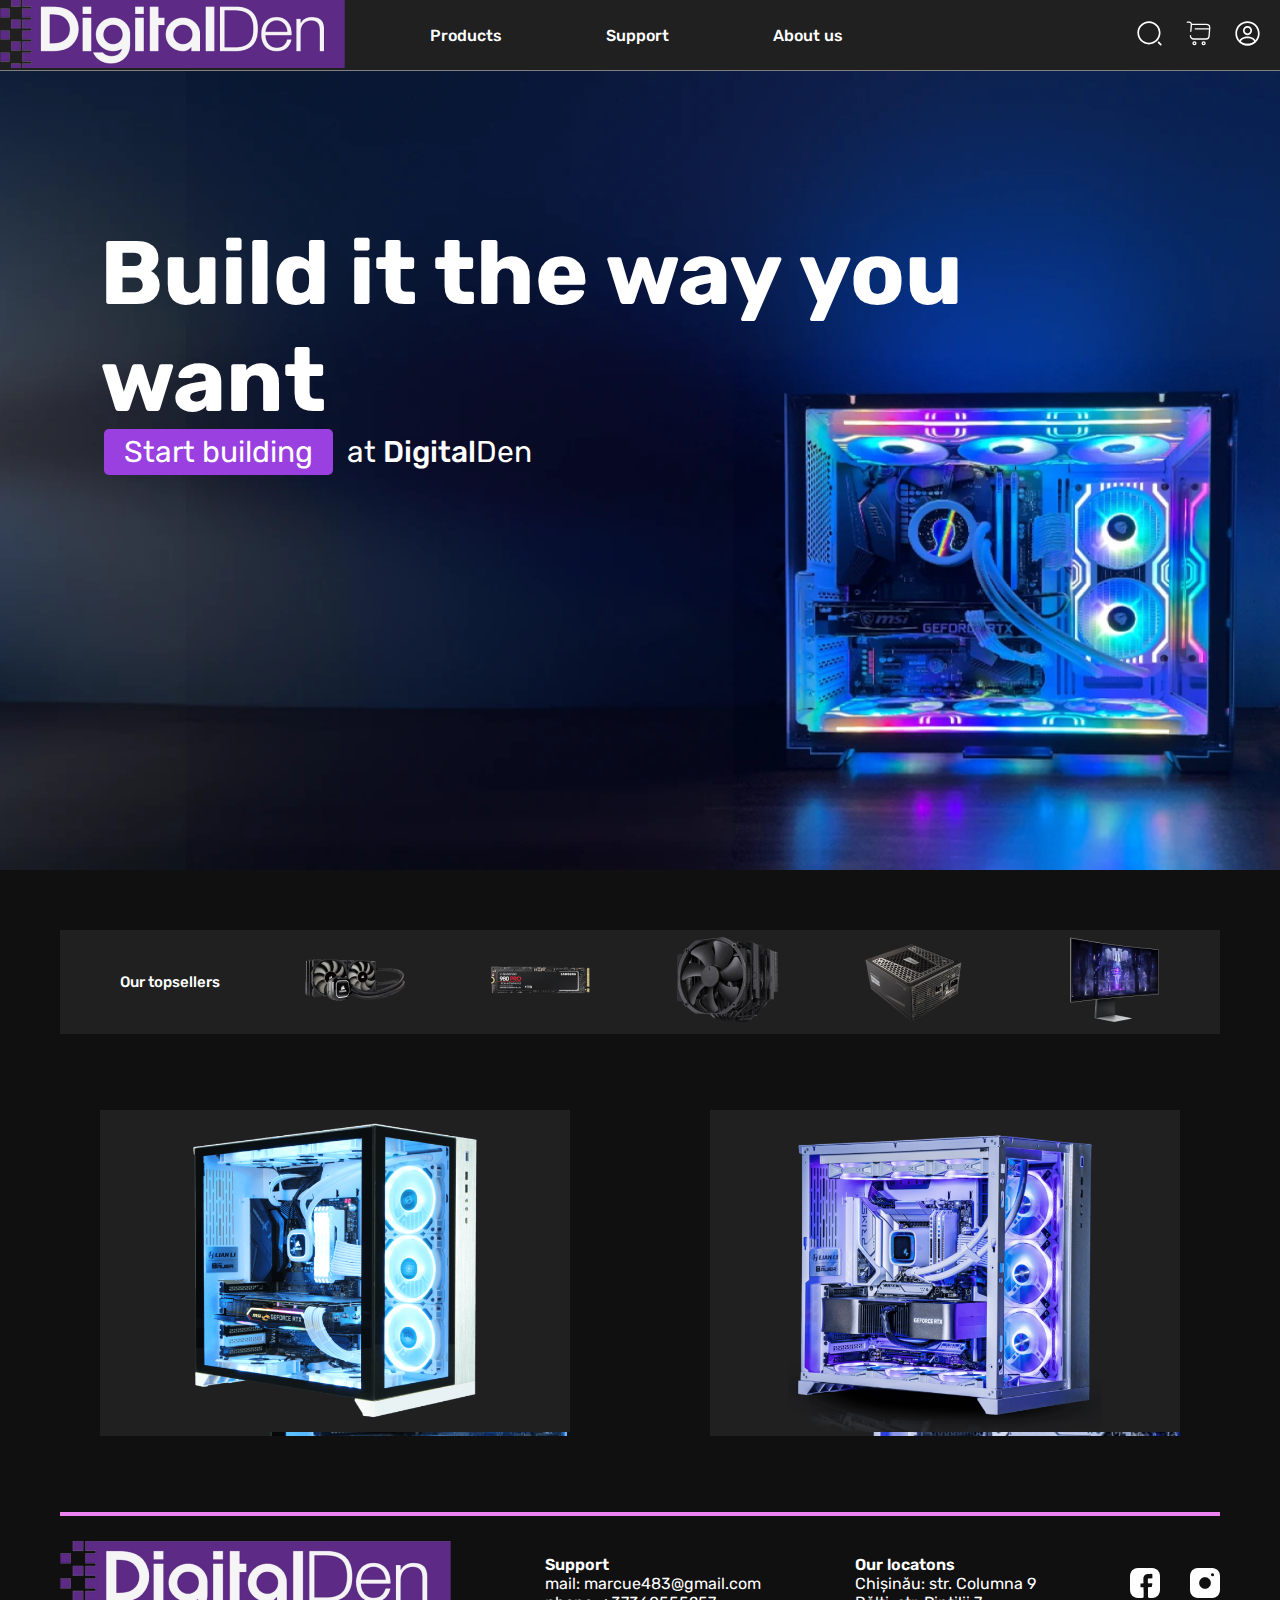
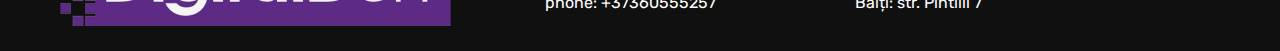
<file: index.html>
<!DOCTYPE html>
<html lang="en">

<head>
    <meta charset="UTF-8">
    <meta name="viewport" content="width=device-width, initial-scale=1.0">
    <title>Digital Den (Home)</title>
    <meta name="viewport" content="width=device-width, initial-scale=1, shrink-to-fit=no">
    <link rel="stylesheet" href="style.css">
    <link rel="stylesheet" href="home.css">
    <link rel="preconnect" href="https://fonts.googleapis.com">
    <link rel="preconnect" href="https://fonts.gstatic.com" crossorigin>
    <link href="https://fonts.googleapis.com/css2?family=Rubik:wght@300;400;500;600;700;800&display=swap"
        rel="stylesheet">
    <link rel="stylesheet" href="https://cdnjs.cloudflare.com/ajax/libs/font-awesome/6.2.1/css/all.min.css" />
</head>

<body>
    <nav>
        <div class="left">
            <a href="index.html"><img src="img/logo-1.png" alt="" class="navlogo"></a>
        </div>
        <div class="mid">
            <a class="navlinks" onclick="aue()">Products</a>
            <a class="navlinks" href="support.html">Support</a>
            <a class="navlinks" href="info.html">About us</a>
        </div>
        <div class="right">
            <img class="rightimg" src="img/search.svg" alt="">
            <img class="rightimg" src="img/cart.svg" alt="">
            <a href="log.html"><img class="rightimg" src="img/user.svg" alt=""></a>
            <img class="rightimg burgir" src="img/tripaloski.svg" alt="">
        </div>
    </nav>
    <div class="products" id="products">
        <span class="item">All Products</span>
        <span class="item">Processors</span>
        <span class="item">Motherboards</span>
        <span class="item">Graphic cards</span>
        <span class="item">Memory</span>
        <span class="item">Liquid cooling</span>
        <span class="item">Air cooling</span>
        <span class="item">Cases</span>
        <span class="item">Solid state drives</span>
        <span class="item">Hard disk drives</span>
        <span class="item">Power suplies</span>
        <span class="item">Monitors</span>
        <span class="item">Monitors</span>
        <span class="item">Pheriperials</span>
    </div>
    <div class="reclama">
        <div class="reclamatext">
            <div class="slogan">Build it the way you want</div>
            <a class="buildlink" href="builder.html">Start building</a>
            <span class="spanus"> at <span style="font-weight: 500;">Digital</span>Den</span>
        </div>
    </div>
    <div class="topsellers">
        <span class="topsellerstxt">Our topsellers</span>
        <a href=""><img class="topsellersimg" src="img/cooler lichid.png" alt=""></a>
        <a href=""><img class="topsellersimg" src="img/disk.png" alt=""></a>
        <a href=""><img class="topsellersimg" src="img/cooler nu lichid.png" alt=""></a>
        <a href=""><img class="topsellersimg" src="img/bp.png" alt=""></a>
        <a href=""><img class="topsellersimg" src="img/monik.png" alt=""></a>
    </div>
    <div class="compuri">
        <figure class="zoom" onmousemove="zoom(event)" style="background-image: url(img/comp1.png)"><img class="comp" src="img/comp1.png" alt=""></figure>
        <figure class="zoom" onmousemove="zoom(event)" style="background-image: url(img/comp2.png)"><img class="comp" src="img/comp2.png" alt=""></figure>
    </div>
    <hr>
    <footer>
        <img src="img/logo.png" alt="" class="footlogo">
        <span>
            <div style="font-weight:600;">Support</div>
            <div>mail: marcue483@gmail.com</div>
            <div>phone: +37360555257</div>
        </span>
        <span>
            <div style="font-weight:600;">Our locatons</div>
            <div>Chișinău: str. Columna 9</div>
            <div>Bălți: str. Pintilii 7</div>
        </span>
        <div class="footright">
            <img src="img/facebook.png" alt="">
            <img src="img/ig.png" alt="">
        </div>
    </footer>
    <script src="scripts.js"></script>
</body>

</html>
</file>
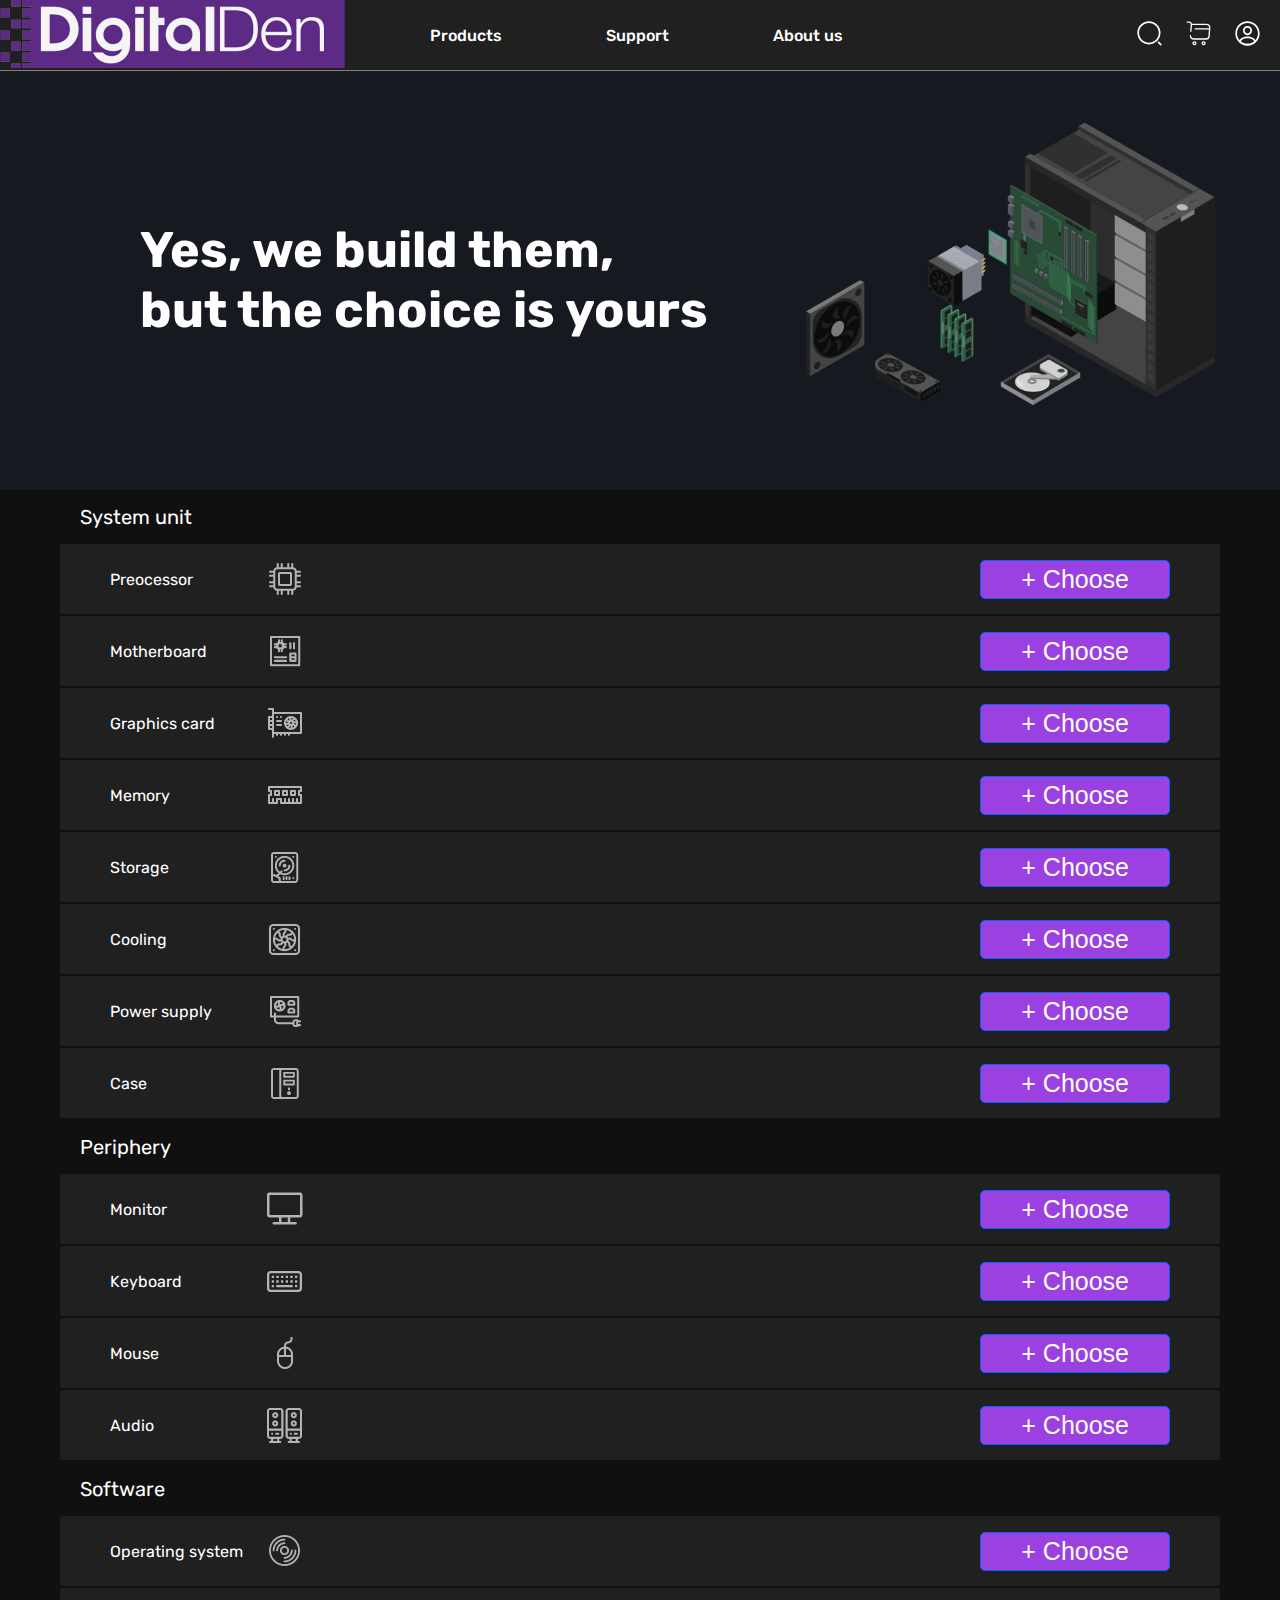
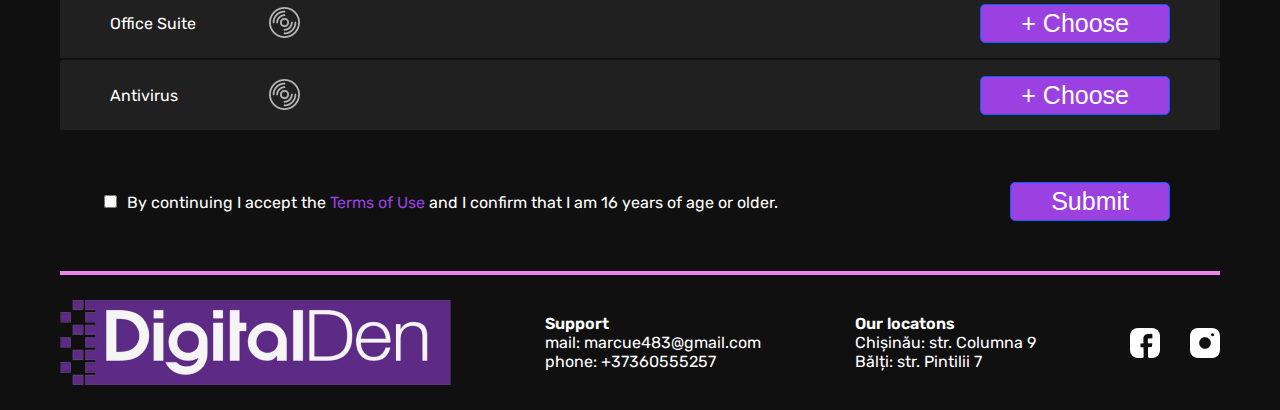
<file: builder.html>
<!DOCTYPE html>
<html lang="en">

<head>
    <meta charset="UTF-8">
    <meta name="viewport" content="width=device-width, initial-scale=1.0">
    <title>Digital Den (Home)</title>
    <meta name="viewport" content="width=device-width, initial-scale=1, shrink-to-fit=no">
    <link rel="stylesheet" href="style.css">
    <link rel="stylesheet" href="builder.css">
    <link rel="preconnect" href="https://fonts.googleapis.com">
    <link rel="preconnect" href="https://fonts.gstatic.com" crossorigin>
    <link href="https://fonts.googleapis.com/css2?family=Rubik:wght@300;400;500;600;700;800&display=swap"
        rel="stylesheet">
    <link rel="stylesheet" href="https://cdnjs.cloudflare.com/ajax/libs/font-awesome/6.2.1/css/all.min.css" />
</head>

<body>
    <nav>
        <div class="left">
            <a href="index.html"><img src="img/logo-1.png" alt="" class="navlogo"></a>
        </div>
        <div class="mid">
            <a class="navlinks" onclick="aue()">Products</a>
            <a class="navlinks" href="support.html">Support</a>
            <a class="navlinks" href="info.html">About us</a>
        </div>
        <div class="right">
            <img class="rightimg" src="img/search.svg" alt="">
            <img class="rightimg" src="img/cart.svg" alt="">
            <a href="log.html"><img class="rightimg" src="img/user.svg" alt=""></a>
            <img class="rightimg burgir" src="img/tripaloski.svg" alt="">
        </div>
    </nav>
    <div class="products" id="products">
        <span class="item">All Products</span>
        <span class="item">Processors</span>
        <span class="item">Motherboards</span>
        <span class="item">Graphic cards</span>
        <span class="item">Memory</span>
        <span class="item">Liquid cooling</span>
        <span class="item">Air cooling</span>
        <span class="item">Cases</span>
        <span class="item">Solid state drives</span>
        <span class="item">Hard disk drives</span>
        <span class="item">Power suplies</span>
        <span class="item">Monitors</span>
        <span class="item">Monitors</span>
        <span class="item">Pheriperials</span>
    </div>
    <div class="banner">
        <div class="bannertxt">Yes, we build them,</div>
        <div class="bannertxt">but the choice is yours</div>

    </div>
    <div>
        <div class="type">System unit</div>
        <div class="bghr">
            <div class="components">
                <div class="comptxt">Preocessor</div><img src="components/cpu.png" alt="">
            </div> <button class="choose">+ Choose</button>
        </div>
        <div class="bghr">
            <div class="components">
                <div class="comptxt">Motherboard</div><img src="components/mobo.png" alt="">
            </div> <button class="choose">+ Choose</button>
        </div>
        <div class="bghr">
            <div class="components">
                <div class="comptxt">Graphics card</div><img src="components/gpu.png" alt="">
            </div> <button class="choose">+ Choose</button>
        </div>
        <div class="bghr">
            <div class="components">
                <div class="comptxt">Memory</div><img src="components/ram.png" alt="">
            </div> <button class="choose">+ Choose</button>
        </div>
        <div class="bghr">
            <div class="components">
                <div class="comptxt">Storage</div><img src="components/hdd.png" alt="">
            </div> <button class="choose">+ Choose</button>
        </div>
        <div class="bghr">
            <div class="components">
                <div class="comptxt">Cooling</div><img src="components/fan.png" alt="">
            </div> <button class="choose">+ Choose</button>
        </div>
        <div class="bghr">
            <div class="components">
                <div class="comptxt">Power supply</div><img src="components/psu.png" alt="">
            </div> <button class="choose">+ Choose</button>
        </div>
        <div class="bghr">
            <div class="components">
                <div class="comptxt">Case</div><img src="components/case.png" alt="">
            </div> <button class="choose">+ Choose</button>
        </div>
    </div>
    <div>
        <div class="type">Periphery</div>
        <div class="bghr">
            <div class="components">
                <div class="comptxt">Monitor</div><img src="components/monitor.png" alt="">
            </div> <button class="choose">+ Choose</button>
        </div>
        <div class="bghr">
            <div class="components">
                <div class="comptxt">Keyboard</div><img src="components/keyboard.png" alt="">
            </div> <button class="choose">+ Choose</button>
        </div>
        <div class="bghr">
            <div class="components">
                <div class="comptxt">Mouse</div><img src="components/mouse.png" alt="">
            </div> <button class="choose">+ Choose</button>
        </div>
        <div class="bghr">
            <div class="components">
                <div class="comptxt">Audio</div><img src="components/boxes.png" alt="">
            </div> <button class="choose">+ Choose</button>
        </div>
    </div>
    <div>
        <div class="type">Software</div>
        <div class="bghr">
            <div class="components">
                <div class="comptxt">Operating system</div><img src="components/cd.png" alt="">
            </div> <button class="choose">+ Choose</button>
        </div>
        <div class="bghr">
            <div class="components">
                <div class="comptxt">Office Suite</div><img src="components/cd.png" alt="">
            </div> <button class="choose">+ Choose</button>
        </div>
        <div class="bghr">
            <div class="components">
                <div class="comptxt">Antivirus</div><img src="components/cd.png" alt="">
            </div> <button class="choose">+ Choose</button>
        </div>
    </div>
    <form>
        <div><input type="checkbox">By continuing I accept the
            <a class="terms" href="Terms.docx">Terms of Use</a>
            and I confirm that I am 16 years of age or older.
        </div>
        <input type="submit"></input>
    </form>
    <hr>
    <footer>
        <img src="img/logo.png" alt="" class="footlogo">
        <span>
            <div style="font-weight:600;">Support</div>
            <div>mail: marcue483@gmail.com</div>
            <div>phone: +37360555257</div>
        </span>
        <span>
            <div style="font-weight:600;">Our locatons</div>
            <div>Chișinău: str. Columna 9</div>
            <div>Bălți: str. Pintilii 7</div>
        </span>
        <div class="footright">
            <img src="img/facebook.png" alt="">
            <img src="img/ig.png" alt="">
        </div>
    </footer>
    <script src="scripts.js"></script>
</body>

</html>
</file>
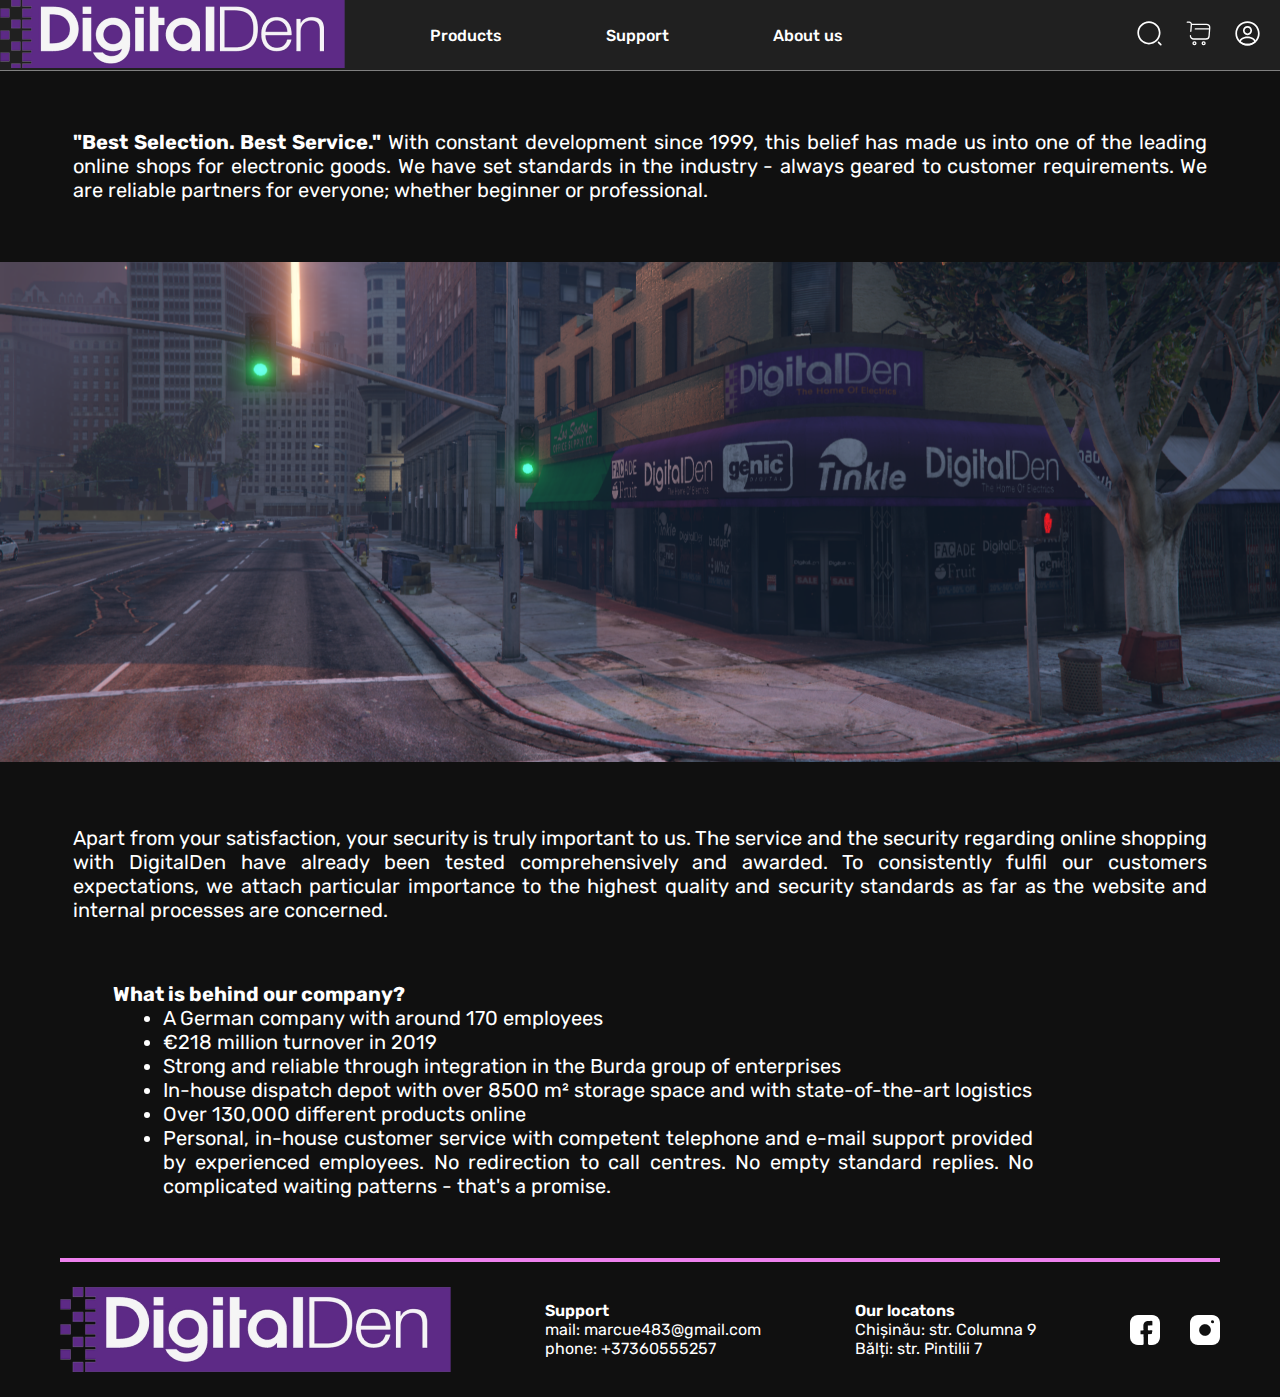
<file: info.html>
<!DOCTYPE html>
<html lang="en">

<head>
    <meta charset="UTF-8">
    <meta name="viewport" content="width=device-width, initial-scale=1.0">
    <title>Digital Den (Home)</title>
    <meta name="viewport" content="width=device-width, initial-scale=1, shrink-to-fit=no">
    <link rel="stylesheet" href="style.css">
    <link rel="stylesheet" href="info.css">
    <link rel="preconnect" href="https://fonts.googleapis.com">
    <link rel="preconnect" href="https://fonts.gstatic.com" crossorigin>
    <link href="https://fonts.googleapis.com/css2?family=Rubik:wght@300;400;500;600;700;800&display=swap"
        rel="stylesheet">
    <link rel="stylesheet" href="https://cdnjs.cloudflare.com/ajax/libs/font-awesome/6.2.1/css/all.min.css" />
</head>

<body>
    <nav>
        <div class="left">
            <a href="index.html"><img src="img/logo-1.png" alt="" class="navlogo"></a>
        </div>
        <div class="mid">
            <a class="navlinks" onclick="aue()">Products</a>
            <a class="navlinks" href="support.html">Support</a>
            <a class="navlinks" href="info.html">About us</a>
        </div>
        <div class="right">
            <img class="rightimg" src="img/search.svg" alt="">
            <img class="rightimg" src="img/cart.svg" alt="">
            <a href="log.html"><img class="rightimg" src="img/user.svg" alt=""></a>
            <img class="rightimg burgir" src="img/tripaloski.svg" alt="">
        </div>
    </nav>
    <div class="products" id="products">
        <span class="item">All Products</span>
        <span class="item">Processors</span>
        <span class="item">Motherboards</span>
        <span class="item">Graphic cards</span>
        <span class="item">Memory</span>
        <span class="item">Liquid cooling</span>
        <span class="item">Air cooling</span>
        <span class="item">Cases</span>
        <span class="item">Solid state drives</span>
        <span class="item">Hard disk drives</span>
        <span class="item">Power suplies</span>
        <span class="item">Monitors</span>
        <span class="item">Monitors</span>
        <span class="item">Pheriperials</span>
    </div>
    <div class="info1">
        <b>"Best Selection. Best Service."</b> With constant development since 1999,
        this belief has made us into one of the leading online shops for electronic
        goods. We have set standards in the industry - always geared to customer
        requirements. We are reliable partners for everyone; whether beginner or
        professional.
    </div>
    <img src="img/magazin.png" alt="" class="magazin">
    <div class="info2">
        Apart from your satisfaction, your security is truly important to us.
        The service and the security regarding online shopping with DigitalDen
        have already been tested comprehensively and awarded. To consistently
        fulfil our customers expectations, we attach particular importance to
        the highest quality and security standards as far as the website and
        internal processes are concerned.
    </div>
    <div class="info3">
        <ul>
            <b>What is behind our company?</b>
            <li>A German company with around 170 employees</li>
            <li>€218 million turnover in 2019</li>
            <li>Strong and reliable through integration in the Burda group of enterprises</li>
            <li>In-house dispatch depot with over 8500 m² storage space and with state-of-the-art logistics</li>
            <li>Over 130,000 different products online</li>
            <li>Personal, in-house customer service with competent telephone and e-mail
                support provided by experienced employees. No redirection to call
                centres. No empty standard replies. No complicated waiting patterns
                - that's a promise.</li>
        </ul>
    </div>
    <hr>
    <footer>
        <img src="img/logo.png" alt="" class="footlogo">
        <span>
            <div style="font-weight:600;">Support</div>
            <div>mail: marcue483@gmail.com</div>
            <div>phone: +37360555257</div>
        </span>
        <span>
            <div style="font-weight:600;">Our locatons</div>
            <div>Chișinău: str. Columna 9</div>
            <div>Bălți: str. Pintilii 7</div>
        </span>
        <div class="footright">
            <img src="img/facebook.png" alt="">
            <img src="img/ig.png" alt="">
        </div>
    </footer>
    <script src="scripts.js"></script>
</body>

</html>
</file>
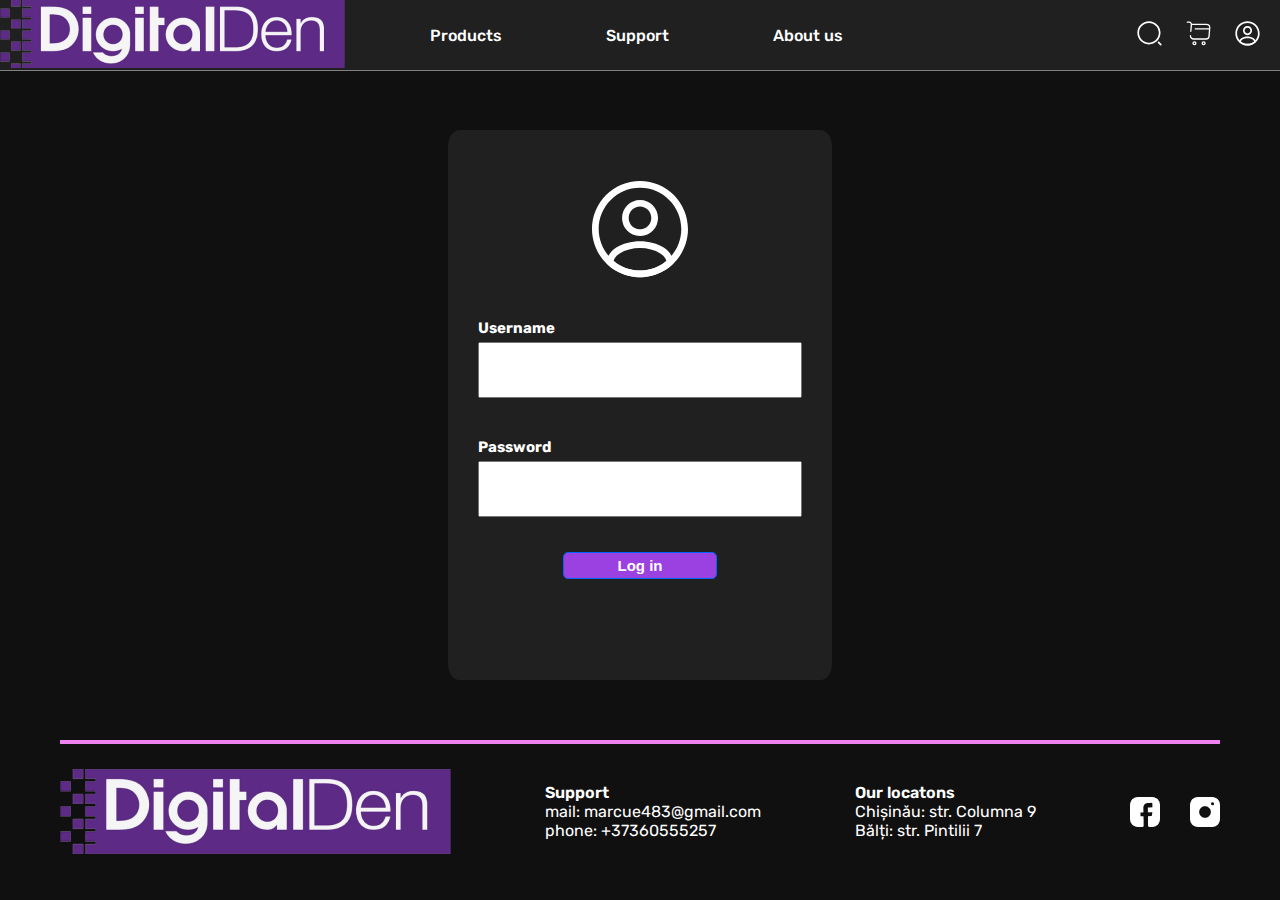
<file: log.html>
<!DOCTYPE html>
<html lang="en">

<head>
    <meta charset="UTF-8">
    <meta name="viewport" content="width=device-width, initial-scale=1.0">
    <title>Digital Den (Home)</title>
    <meta name="viewport" content="width=device-width, initial-scale=1, shrink-to-fit=no">
    <link rel="stylesheet" href="style.css">
    <link rel="stylesheet" href="log.css">
    <link rel="preconnect" href="https://fonts.googleapis.com">
    <link rel="preconnect" href="https://fonts.gstatic.com" crossorigin>
    <link href="https://fonts.googleapis.com/css2?family=Rubik:wght@300;400;500;600;700;800&display=swap"
        rel="stylesheet">
    <link rel="stylesheet" href="https://cdnjs.cloudflare.com/ajax/libs/font-awesome/6.2.1/css/all.min.css" />
</head>

<body>
    <nav>
        <div class="left">
            <a href="index.html"><img src="img/logo-1.png" alt="" class="navlogo"></a>
        </div>
        <div class="mid">
            <a class="navlinks" onclick="aue()">Products</a>
            <a class="navlinks" href="support.html">Support</a>
            <a class="navlinks" href="info.html">About us</a>
        </div>
        <div class="right">
            <img class="rightimg" src="img/search.svg" alt="">
            <img class="rightimg" src="img/cart.svg" alt="">
            <a href="log.html"><img class="rightimg" src="img/user.svg" alt=""></a>
            <img class="rightimg burgir" src="img/tripaloski.svg" alt="">
        </div>
    </nav>
    <div class="products" id="products">
        <span class="item">All Products</span>
        <span class="item">Processors</span>
        <span class="item">Motherboards</span>
        <span class="item">Graphic cards</span>
        <span class="item">Memory</span>
        <span class="item">Liquid cooling</span>
        <span class="item">Air cooling</span>
        <span class="item">Cases</span>
        <span class="item">Solid state drives</span>
        <span class="item">Hard disk drives</span>
        <span class="item">Power suplies</span>
        <span class="item">Monitors</span>
        <span class="item">Monitors</span>
        <span class="item">Pheriperials</span>
    </div>

    <div class="patrat-logare">
        <img class="usersvg" src="/img/user.svg" alt="">
        <div class="logelements">
            Username
            <input type="text" name="" id="username" required>
            Password
            <input type="password" name="" id="password" required>
        </div>
        <button class="logbutton" type="button" onclick="login()">Log in</button>
    </div>

    <hr>
    <footer>
        <img src="img/logo.png" alt="" class="footlogo">
        <span>
            <div style="font-weight:600;">Support</div>
            <div>mail: marcue483@gmail.com</div>
            <div>phone: +37360555257</div>
        </span>
        <span>
            <div style="font-weight:600;">Our locatons</div>
            <div>Chișinău: str. Columna 9</div>
            <div>Bălți: str. Pintilii 7</div>
        </span>
        <div class="footright">
            <img src="img/facebook.png" alt="">
            <img src="img/ig.png" alt="">
        </div>
    </footer>
    <script src="scripts.js"></script>
</body>

</html>
</file>
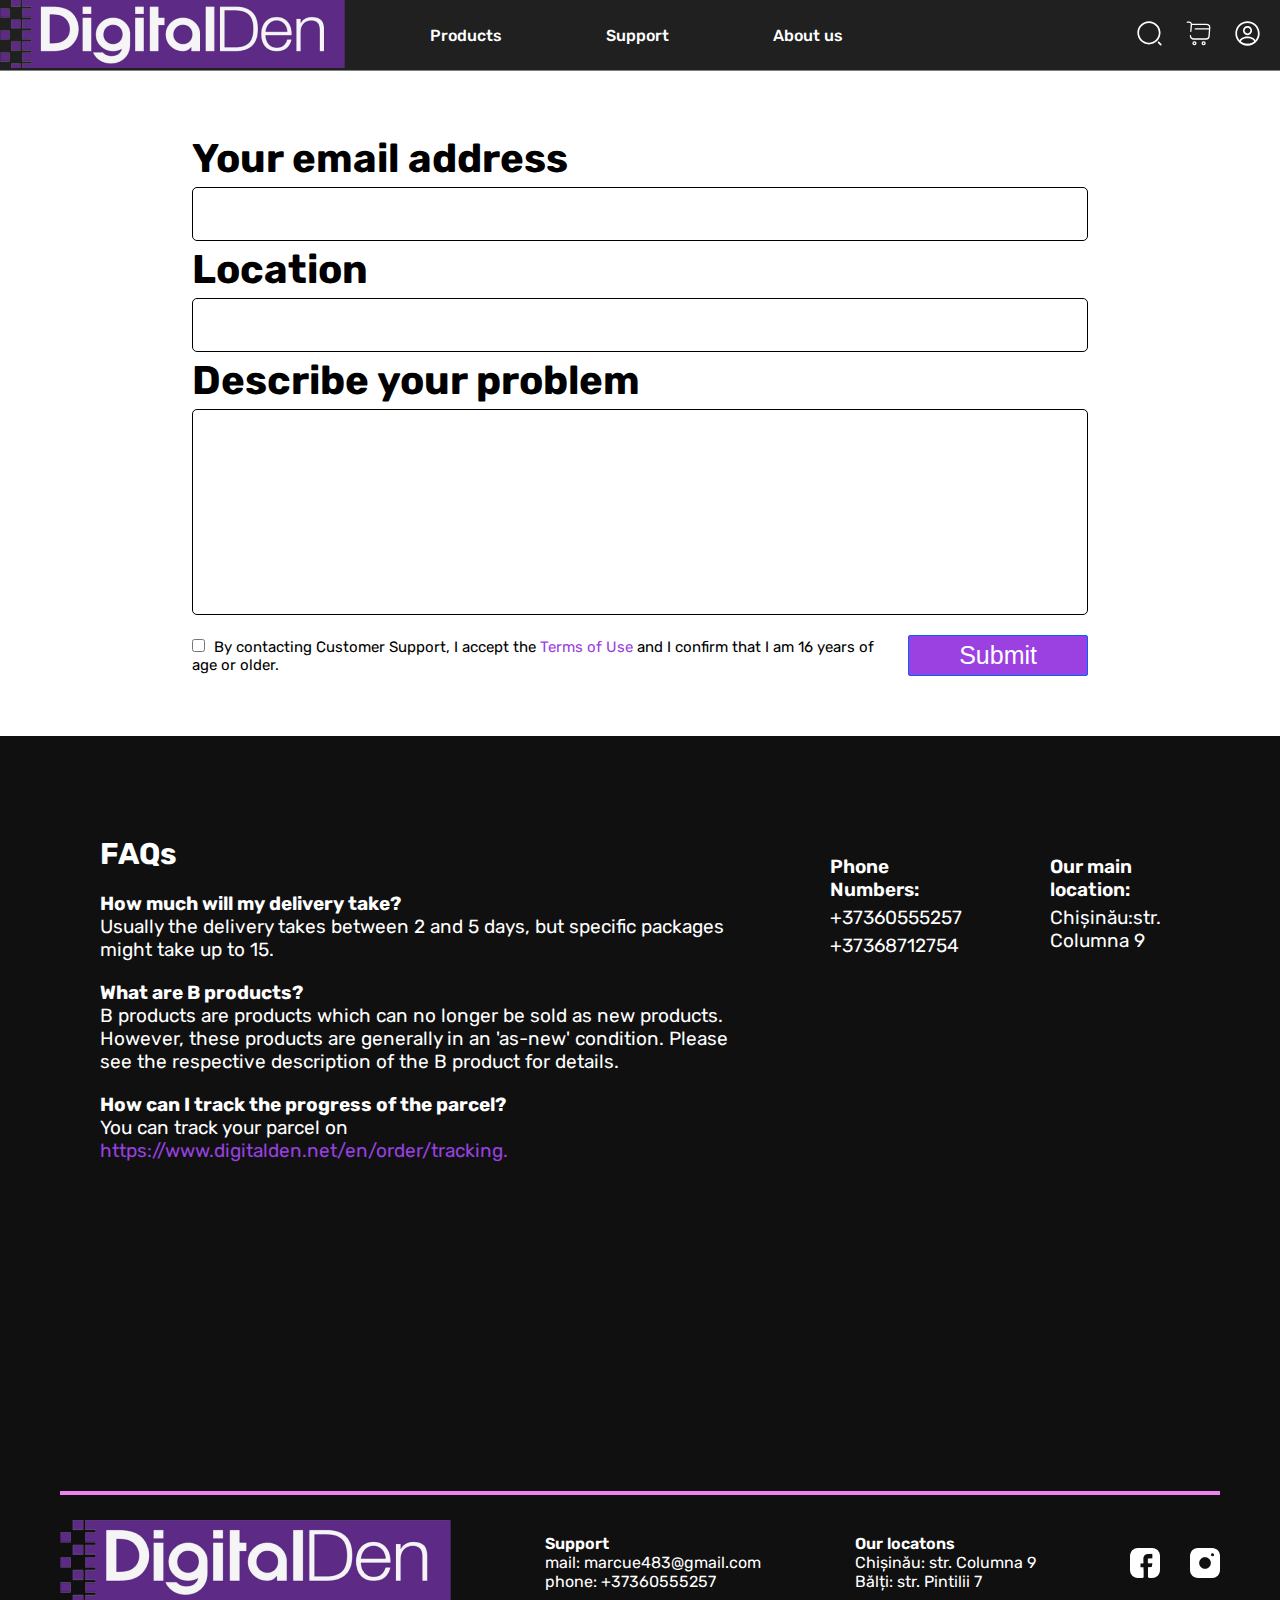
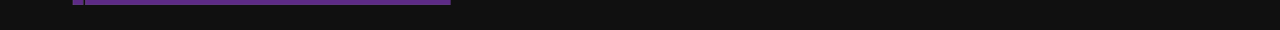
<file: support.html>
<!DOCTYPE html>
<html lang="en">

<head>
    <meta charset="UTF-8">
    <meta name="viewport" content="width=device-width, initial-scale=1.0">
    <title>Digital Den (Home)</title>
    <meta name="viewport" content="width=device-width, initial-scale=1, shrink-to-fit=no">
    <link rel="stylesheet" href="style.css">
    <link rel="stylesheet" href="support.css">
    <link rel="preconnect" href="https://fonts.googleapis.com">
    <link rel="preconnect" href="https://fonts.gstatic.com" crossorigin>
    <link href="https://fonts.googleapis.com/css2?family=Rubik:wght@300;400;500;600;700;800&display=swap"
        rel="stylesheet">
    <link rel="stylesheet" href="https://cdnjs.cloudflare.com/ajax/libs/font-awesome/6.2.1/css/all.min.css" />
</head>

<body>
    <nav>
        <div class="left">
            <a href="index.html"><img src="img/logo-1.png" alt="" class="navlogo"></a>
        </div>
        <div class="mid">
            <a class="navlinks" onclick="aue()">Products</a>
            <a class="navlinks" href="support.html">Support</a>
            <a class="navlinks" href="info.html">About us</a>
        </div>
        <div class="right">
            <img class="rightimg" src="img/search.svg" alt="">
            <img class="rightimg" src="img/cart.svg" alt="">
            <a href="log.html"><img class="rightimg" src="img/user.svg" alt=""></a>
            <img class="rightimg burgir" src="img/tripaloski.svg" alt="">
        </div>
    </nav>
    <div class="products" id="products">
        <span class="item">All Products</span>
        <span class="item">Processors</span>
        <span class="item">Motherboards</span>
        <span class="item">Graphic cards</span>
        <span class="item">Memory</span>
        <span class="item">Liquid cooling</span>
        <span class="item">Air cooling</span>
        <span class="item">Cases</span>
        <span class="item">Solid state drives</span>
        <span class="item">Hard disk drives</span>
        <span class="item">Power suplies</span>
        <span class="item">Monitors</span>
        <span class="item">Monitors</span>
        <span class="item">Pheriperials</span>
    </div>
    <div class="form">
        <form action="">
            <label class="formq" for="">Your email address</label>
            <input class="forma" type="email">
            <label class="formq" for="">Location</label>
            <input class="forma" type="email">
            <label class="formq" for="">Describe your problem</label>
            <textarea class="format"></textarea>
            <div class="submit">
                <span class="termstxt">
                    <input type="checkbox" class="checkbox">
                    By contacting Customer Support, I accept the
                    <a class="terms" href="Terms.docx">Terms of Use</a> and I confirm that I am 16 years of age or
                    older.
                </span>
                <input type="submit" value="Submit" class="submitbutton">
            </div>
        </form>
    </div>
    <div class="info">
        <div class="faq">
            <div style="font-size: 30px; font-weight: 700;">FAQs</div>
            <div class="faqq">How much will my delivery take?</div>
            Usually the delivery takes between 2 and 5 days, but specific packages might take up to 15.
            <div class="faqq">What are B products?</div>
            B products are products which can no longer be sold as new products.
            However, these products are generally in an 'as-new' condition.
            Please see the respective description of the B product for details.
            <div class="faqq">How can I track the progress of the parcel?</div>
            You can track your parcel on <a href="" class="terms">https://www.digitalden.net/en/order/tracking.</a>
        </div>
        <div class=josu>
            <div class="contact">
                <ul>
                    Phone Numbers:
                    <li>+37360555257</li>
                    <li>+37368712754</li>
                </ul>
                <ul>
                    Our main location:
                    <li>Chișinău:str. Columna 9</li>
                </ul>
            </div>
            <iframe
                src="https://www.google.com/maps/embed?pb=!1m18!1m12!1m3!1d2720.1176042446764!2d28.845228877313183!3d47.01829652841614!2m3!1f0!2f0!3f0!3m2!1i1024!2i768!4f13.1!3m3!1m2!1s0x40c97c3c729b7b27%3A0x44cab2fa5e336c9!2sStrada%20Columna%209%2C%20Chi%C5%9Fin%C4%83u%2C%20Moldova!5e0!3m2!1sro!2s!4v1699201976071!5m2!1sro!2s"
                class="maps" allowfullscreen="" loading="lazy" referrerpolicy="no-referrer-when-downgrade"></iframe>
        </div>
    </div>
    <hr>
    <footer>
        <img src="img/logo.png" alt="" class="footlogo">
        <span>
            <div style="font-weight:600;">Support</div>
            <div>mail: marcue483@gmail.com</div>
            <div>phone: +37360555257</div>
        </span>
        <span>
            <div style="font-weight:600;">Our locatons</div>
            <div>Chișinău: str. Columna 9</div>
            <div>Bălți: str. Pintilii 7</div>
        </span>
        <div class="footright">
            <img src="img/facebook.png" alt="">
            <img src="img/ig.png" alt="">
        </div>
    </footer>
    <script src="scripts.js"></script>
</body>

</html>
</file>
<file: style.css>
body{
    margin: 70px auto auto auto;
    background-color: #101010;
    font-family: Rubik;
    color: #ffffff;
    max-width: 1600px;
}

nav{
    background-color: #202020;
    height: 70px;
    position: fixed;
    z-index: 100;
    inset: 0 0 auto 0;
    display: flex;
    flex-direction: row;
    justify-content: space-between;
    align-items: center;
    border-bottom: 1px solid gray;
}

.left .mid .right{
    display: flex;
    align-items: center;
    height: 70px;
}

.mid{
    margin-right: 200px;
}

.right{
    margin-right: 10px;
}

.burgir{
    display: none;
}

.navlinks{
    text-decoration: none;
    color: white;
    padding-inline: 50px;
    font-weight: 500;
    cursor: pointer;
}

.rightimg{
    height: 25px;
    width: 25px;
    padding-inline: 10px;
}

.products{
    position: fixed;
    display: none;
    grid-template-columns: repeat(3, 1fr);
    gap: 20px 100px;
    background-color: #202020;
    inset: 80px 35% auto auto;
    border-radius: 20px;
    padding: 20px 30px;
}

.item{
    cursor: pointer;
}

hr{
    border: #ee82ee 2px solid;
    margin-inline: 60px;
}

footer{
    display: flex;
    flex-direction: row;
    justify-content: space-between;
    align-items: center;
    margin: 25px 60px;
}

.footright{
    display: flex;
    flex-direction: row;
    justify-content: space-between;
    align-items: center;
    gap: 30px;
}

.terms {
    text-decoration: none;
    color: #9a40e1;
}

@media (max-width: 1260px) {
    .footlogo, .navlogo{
        width: 200px;
    }

    nav{
        height: 37px;
    }

    .rightimg{
        height: 20px;
        width: 20px;
        padding-inline: 5px;
    }

    body{
        margin: 37px auto auto auto;
    }

    .navlinks{
        font-size: small;
    }
    .mid{
        display: none;
    }
    .burgir{
        display: unset;
    }
    footer{
        flex-direction: column;
        gap: 25px;
    }
    .footlogo{
        width: 60%;
        min-width: 200px;
    }
}
</file>
<file: home.css>
.reclama{
    padding: 150px 0 400px 0;
    background-image: url(./img/bg.png);
    background-repeat: no-repeat;
    background-position: right;
    background-size: cover;
    display: flex;
}

.reclamatext{
    padding-inline: 100px;
}

.slogan{
    font-size: 90px;
    font-weight: 700;
}

.buildlink{
    text-decoration: none;
    color: white;
    background-color: #9a40e1;
    font-size: 30px;
    padding: 5px 20px;
    border-radius: 5px;
    margin: 5px auto auto 4px;
}

.topsellers{
    background-color: #202020;
    margin: 60px 60px auto 60px;
    padding-inline: 40px;
    display: flex;
    flex-direction: row;
    justify-content: space-between;
    align-items: center;
}

.topsellerstxt{
    padding-left: 20px;
    font-size: 15px;
    font-weight: 500;
}

.compuri{
    display: flex;
    flex-direction: row;
    align-items: center;
    justify-content: center;
    margin: 60px 60px;
    gap: 60px;
}

.comp{
    width: 100%;
}


@media (max-width: 1260px) {
    .slogan{
        font-size: 70px;
    }

    .topsellers{
        padding-inline: 20px;
        height: 80px;
    }

    .topsellersimg, .topsellerstxt{
        width: 70px;
        font-size: 12px;
    }
    .navlogo{
        margin-right: 145px;
    }
}
.spanus{
    font-size: 30px;
    margin-left: 10px;
}

.zoom {
    width: 500px;
    cursor: zoom-in;
}

.zoom img:hover {
    opacity: 0;
}

.zoom img {
    transition: opacity 0.5s;
}

@media (max-width: 1024px) {
    .compuri{
        flex-direction: column;
        max-width: 300px;
        margin: 60px auto ;
    }
    .reclama{
        background-image: none;
        background-color: #202020;
        padding: 80px 0;
    }
}

@media (max-width: 768px) {
    .topsellers{
        flex-wrap: wrap;
        height: auto;
    }
    .topsellerstxt{
        padding-left: 0;
    }
}
</file>
<file: builder.css>
.banner{
    background-image: url(./img/components.png);
    background-repeat: no-repeat;
    background-position: right;
    background-size: cover;
    padding-block: 150px;
}

.bannertxt{
    padding: 0;
    margin: 0;
    padding-left: 140px;
    font-size: 50px;
    font-weight: 700;
    width: 600px;
}

.bghr{
    background-color: #202020;
    border-bottom: 2px solid #101010;
    display: flex;
    align-items: center;
    flex-direction: row;
    justify-content: space-between;
    margin-inline: 60px;
    border-radius: 3px;
    padding-inline: 50px;
    height: 70px;
}

.type{
    margin: 15px 80px;
    font-size: 20px;
}

.components{
    display: flex;
    align-items: center;
}

.comptxt{
    width: 150px;
}

button, input{
    background-color: rgba(156, 65, 225);
    color: white;
    border-color: rgb(0, 100, 255);
    border-style: solid;
    border-width: 1px;
    border-radius: 5px;
    padding: 4px 40px;
    font-size: 25px;
    cursor: pointer;
    transition: all .15s;
    vertical-align: center;
}

form{
    display: flex;
    justify-content: space-between;
    align-items: center;
    margin: 50px 100px;
}

input{
    margin-right: 10px;
}

@media (max-width: 1210px) {
    .bannertxt{
        font-size: 30px;
    }
    .banner{
        padding-block: 100px;
    }
}
</file>
<file: info.css>
.info1, .info2, .info3{
    color: white;
    font-size: 20px;
    text-align: justify;
}

.info1{
    margin: 130px 73px 0 73px;
    vertical-align: middle;
}

.magazin{
    width: 100%;
    margin-top: 60px;
}

.info2{
    margin: 60px 73px 0 73px;
    vertical-align: middle;
}

.info3{
    margin: 60px 0 60px 73px;
    width: 75%;
}

ul{
    list-style-type: disc;
}

li{
    margin-left: 50px;
}

@media (max-width: 1024px) {
    .info1, .info2, .info3{
        font-size: 15px;
    }
    .info1{
        margin: 60px 35px 0 35px;
    }
    .info2{
        margin: 30px 35px 0 35px;
    }
    .info3{
        margin: 30px 0 30px 35px;
    }
    .magazin{
        margin-top: 30px;
    }
}
</file>
<file: log.css>
.patrat-logare{
    height: 550px;
    width: 30%;
    background-color: #202020;
    margin: 130px auto 60px auto;
    display: flex;
    flex-direction: column;
    border-radius: 3%;
}

.usersvg{
    width: 25%;
    margin: 50px auto 40px auto;
}

.logelements{
    margin-inline: 30px;
    display: flex;
    flex-direction: column;
    gap: 5px;
    font-weight: 700;
    font-size: 25px;
}

input{
    margin-bottom: 35px;
    height: 50px;
    font-size: 25px;
}

.logbutton{
    background-color: rgba(156, 65, 225);
    color: white;
    border-color: rgb(0, 100, 255);
    border-style: solid;
    border-width: 1px;
    border-radius: 5px;
    padding: 4px 40px;
    font-size: 25px;
    font-weight: 700;
    cursor: pointer;
    vertical-align: center;
    margin-inline: auto;
    width: 40%;
}

@media (max-width: 1350px) {
    .logbutton, .logelements{
        font-size: 15px;
    }
}
</file>
<file: support.css>
.form{
    background-image: url(./img/supportbg.png);
    background-repeat: no-repeat;
    background-position: center;
    background-size: cover;
    display: flex;
}

form {
    display: flex;
    flex-direction: column;
    max-width: 45%;
    color: black;
    padding: 60px 0 60px 60px;
}

.formq {
    padding-block: 5px;
    font-size: 40px;
    font-weight: 700;
}

.forma {
    font-size: 30px;
    border: 1px solid;
    border-radius: 5px;
    height: 50px;
}

.format {
    font-size: 30px;
    border: 1px solid;
    border-radius: 5px;
    height: 200px;
    resize: none;
}

.submit {
    display: flex;
    justify-content: space-between;
    align-items: center;
    flex-direction: row;
    gap: 30px;
    margin: 20px auto 0 0;
    font-size: 15px;
}

.checkbox {
    margin: 0 5px 0 0;
}

.submitbutton {
    background-color: rgba(156, 65, 225);
    color: white;
    border-color: rgb(0, 100, 255);
    border-style: solid;
    border-width: 1px;
    border-radius: 2px;
    padding: 5px 50px;
    font-size: 25px;
    cursor: pointer;
    transition: all .15s;
    vertical-align: center;
}

.submitbutton:hover {
    background-color: rgb(139, 59, 200);
}

.info {
    display: flex;
    flex-direction: row;
    justify-content: space-between;
    gap: 80px;
    margin: 100px 100px 60px 100px;
    font-size: 19px;
}

.faqq {
    margin-top: 20px;
    font-weight: 700;
}

.contact {
    display: flex;
    flex-direction: row;
    gap: 25%;
}

ul {
    list-style: none;
    font-weight: 600;
    padding: 0;
}

li {
    font-weight: 400;
    padding-top: 5px;
}

.maps {
    width: 600px;
    height: 450px;
    border: 0;
}

@media (max-width: 1400px) {
    .maps{
        width: 350px;
    }

    form{
        max-width: 70%;
        padding: 60px 0 60px 0;
    }

    .form{
        background-color: white;
        background-image: none;
        justify-content: center;
    }
}

@media (max-width: 1050px) {
    .info{
        flex-direction: column;
    }
    .maps{
        width: 80%;
    }
    .josu{
        display: flex;
        flex-direction: column;
        align-items: center;
    }
    .contact{
        gap: 45%;
    }
    .info{
        gap: 60px;
    }
}
</file>
